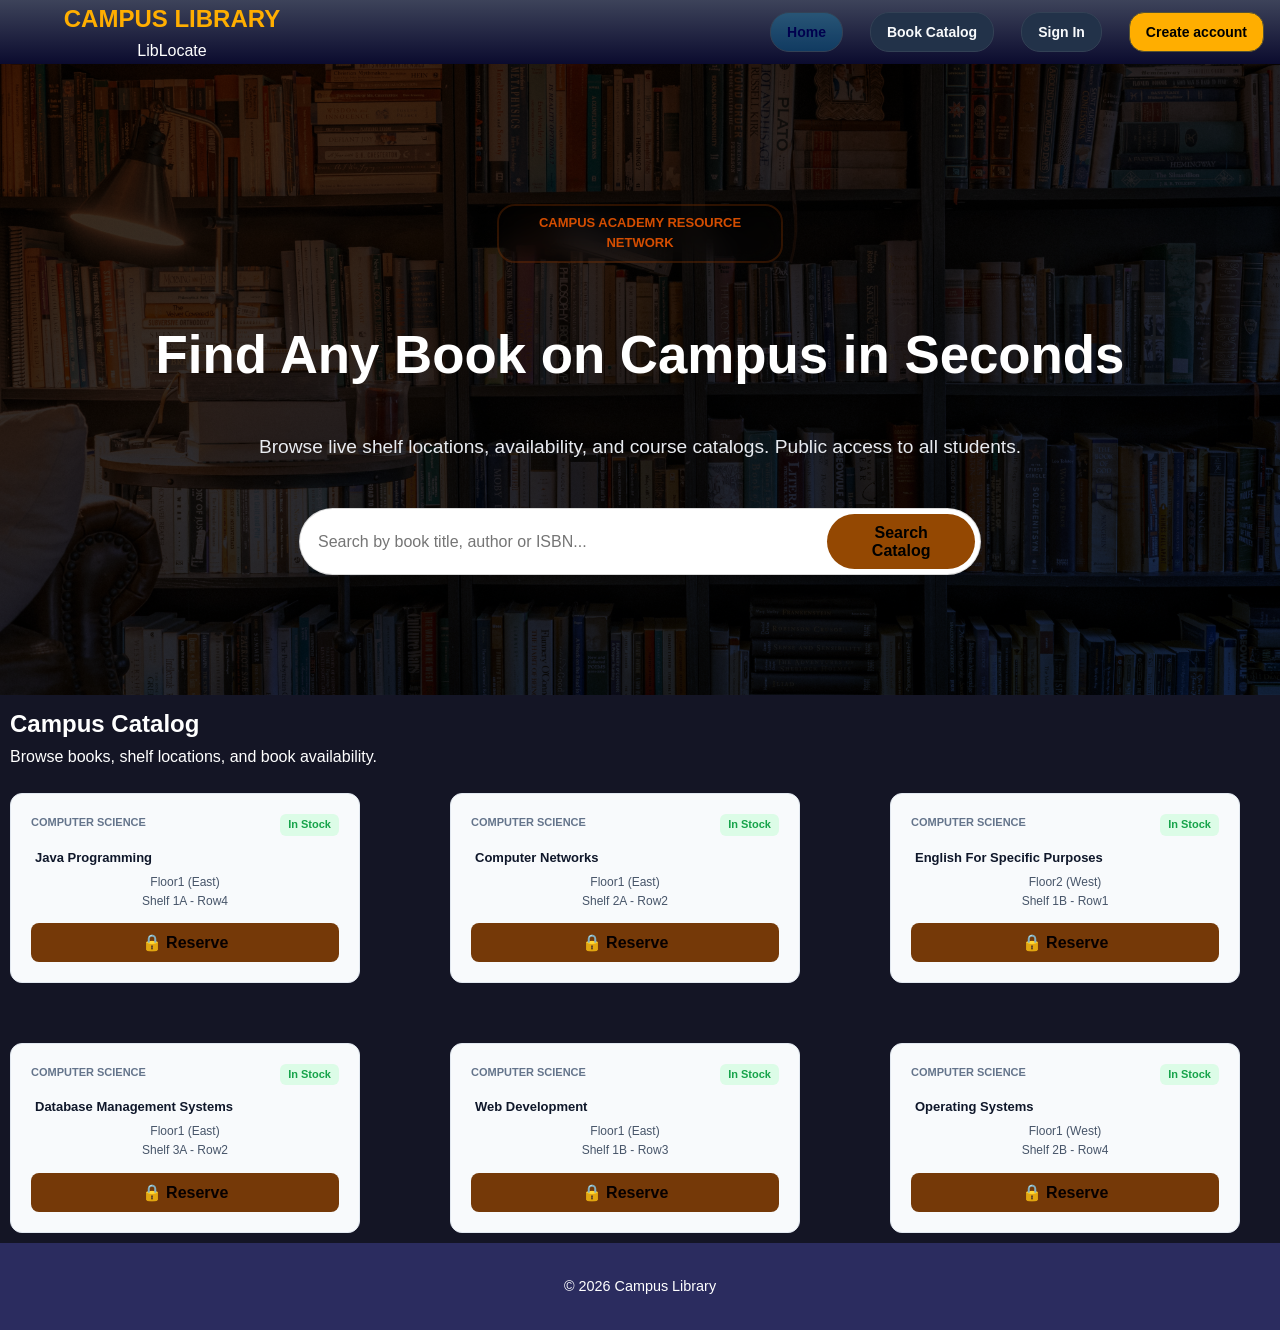
<file: Index.html>
<!DOCTYPE html>
<html lang="en">
<head>
  <meta charset="UTF-8">
  <meta name="viewport" content="width=device-width, initial-scale=1.0">
  <title>Campus Library</title>
  <link rel="stylesheet" href="Projects'css.css">
</head>

  
<body>
  <!-- Header -->
  <header>
    <div class="Logo">
    <h1>CAMPUS LIBRARY</h1>
    <p>LibLocate</p>
    </div>
    <nav>
      <div class="linkcons">
        <a href="#" class="nav-box active">Home</a>
        <a href="#catalog" class="nav-box">Book Catalog</a>
        <a href="#" id="signInBtn" class="nav-box" onclick="openBox(); setTab('login');">Sign In</a>
        <a href="#" id="createAccountBtn" class="nav-box1" onclick="openBox(); setTab('signup');">Create account</a>

        <a href="#" id="userGreeting" class="nav-box1" style="display: none;" onclick="handleLogout(event)"></a>
      </div>
    </nav>
  </header>
  
  <!-- Main Search -->
  <main>
    <section class="hero-section">
      <!-- Small Eyebrow Badge -->
      <span class="badge">CAMPUS ACADEMY RESOURCE NETWORK</span>

      <!-- Main Title -->
      <h1>Find Any Book on Campus in Seconds</h1>

      <!-- Subtitle explaining access -->
      <p>Browse live shelf locations, availability, and course catalogs. Public access to all students.</p>

      <!-- Search bar creation -->
      <div class="hero-search-box">
        <input type="text" id="searchInput" placeholder="Search by book title, author or ISBN..." onkeyup="searchBooks()">
        <a href="#catalog"><button>Search Catalog</button></a>
      </div>
    </section>

    <!-- Simple Book Catalog -->
    <section id="catalog" class="catalog-section">
      <!-- Header & Filter controls Bar -->
      <div class="catalog-header">
        <div>
          <h2>Campus Catalog</h2>
          <p>Browse books, shelf locations, and book availability.</p>
        </div>
      </div>

      <div class="books-grid">
        <!--First book-->
        <div class="book-card">
          <div class="card-badge">
            <span class="category-badge">COMPUTER SCIENCE</span>
            <span class="stock-badge">In Stock</span>
          </div>
          <h3>Java Programming</h3>
          
          <div class="more-info">
            <p> Floor1 (East)</p>
            <p> Shelf 1A - Row4</p>
          </div>

          <button class="action-btn" onclick="handleReserveClick(this);"> &#128274 Reserve</button>
        </div>

        <div class="book-card">
          <div class="card-badge">
            <span class="category-badge">COMPUTER SCIENCE</span>
            <span class="stock-badge">In Stock</span>
          </div>
          <h3>Computer Networks</h3>
          
          <div class="more-info">
            <p> Floor1 (East)</p>
            <p> Shelf 2A - Row2</p>
          </div>

          <button class="action-btn" onclick="handleReserveClick(this);"> &#128274 Reserve</button>
        </div>

        <div class="book-card">
          <div class="card-badge">
            <span class="category-badge">COMPUTER SCIENCE</span>
            <span class="stock-badge">In Stock</span>
          </div>
          <h3>English For Specific Purposes</h3>
          
          <div class="more-info">
            <p> Floor2 (West)</p>
            <p> Shelf 1B - Row1</p>
          </div>

          <button class="action-btn" onclick="handleReserveClick(this);"> &#128274 Reserve</button>
        </div>

        <div class="book-card">
          <div class="card-badge">
            <span class="category-badge">COMPUTER SCIENCE</span>
            <span class="stock-badge">In Stock</span>
          </div>
          <h3>Database Management Systems</h3>
          
          <div class="more-info">
            <p> Floor1 (East)</p>
            <p> Shelf 3A - Row2</p>
          </div>

          <button class="action-btn" onclick="handleReserveClick(this);"> &#128274 Reserve</button>
        </div>

        <div class="book-card">
          <div class="card-badge">
            <span class="category-badge">COMPUTER SCIENCE</span>
            <span class="stock-badge">In Stock</span>
          </div>
          <h3>Web Development</h3>
          
          <div class="more-info">
            <p> Floor1 (East)</p>
            <p> Shelf 1B - Row3</p>
          </div>

          <button class="action-btn" onclick="handleReserveClick(this);"> &#128274 Reserve</button>
        </div>

        <div class="book-card">
          <div class="card-badge">
            <span class="category-badge">COMPUTER SCIENCE</span>
            <span class="stock-badge">In Stock</span>
          </div>
          <h3>Operating Systems</h3>
          
          <div class="more-info">
            <p> Floor1 (West)</p>
            <p> Shelf 2B - Row4</p>
          </div>

          <button class="action-btn" onclick="handleReserveClick(this);"> &#128274 Reserve</button>
        </div>
      </div>
      <p id="noMatch" style="display: none;text-align: center;">No matching books found</p>
    </section>
  </main>

  <!-- AUTHENTICATION POPUP MODAL -->
  <div  id="popBox" class="pop-bg">
    <div class="pop-card">
      <button class="pop-close" onclick="closeBox()">&times;</button>

      <div class="pop-icon"> &#128274;</div>
      <h2 id="popTitle">Student Account Required</h2>
      <p id="popText">Create a student account to reserve books.</p>

      <!-- TAB SWITCHING BUTTONS -->
      <div class="pop-tabs">
        <button id="tab1" class="tab-btn" onclick="setTab('login')">Log In</button>
        <button id="tab2" class="tab-btn active" onclick="setTab('signup')">Create Account</button>
      </div>

      <!-- FORM FIELDS -->
      <form onsubmit = "handleAuth(event);">
        <div id="nameRow" class="field">
          <label>FULL NAME</label>
          <input type="text" placeholder="Enter full name">
        </div>
        
        <div id="idRow" class="field">
          <label>STUDENT ID NUMBER</label>
          <input type="text" placeholder="Enter student ID">
        </div>

        <div class="field">
          <label>UNIVERSITY EMAIL</label>
          <input type="email" placeholder="student@university.ac.rw" required>
        </div>

        <button type="submit" id="mainBtn" class="pop-btn">Create Student Account</button>
      </form>
    </div>
  </div>

  <!-- Footer -->
  <footer>
    <p>&copy; 2026 Campus Library</p>
  </footer>

  <!-- Connect JavaScript -->
  <script src="Project's javasc.js"></script>
</body>
</html>
</file>
